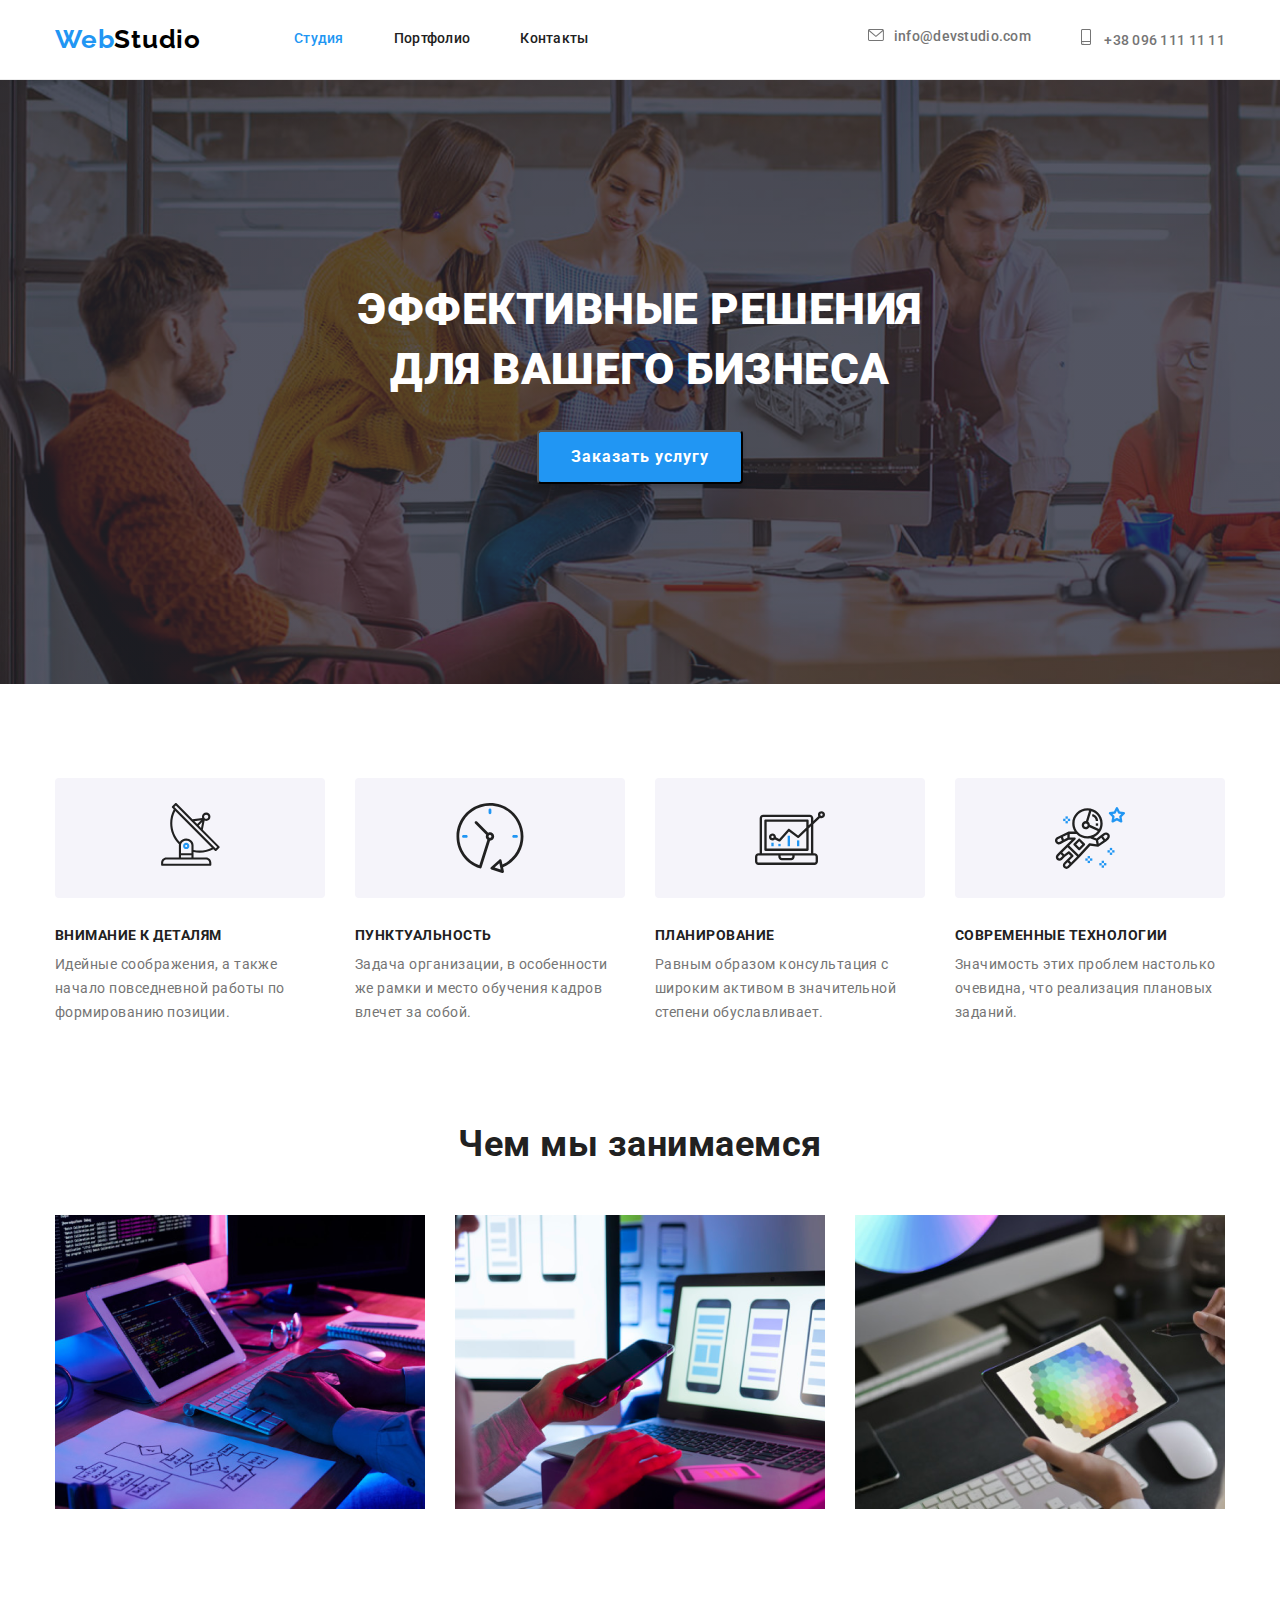
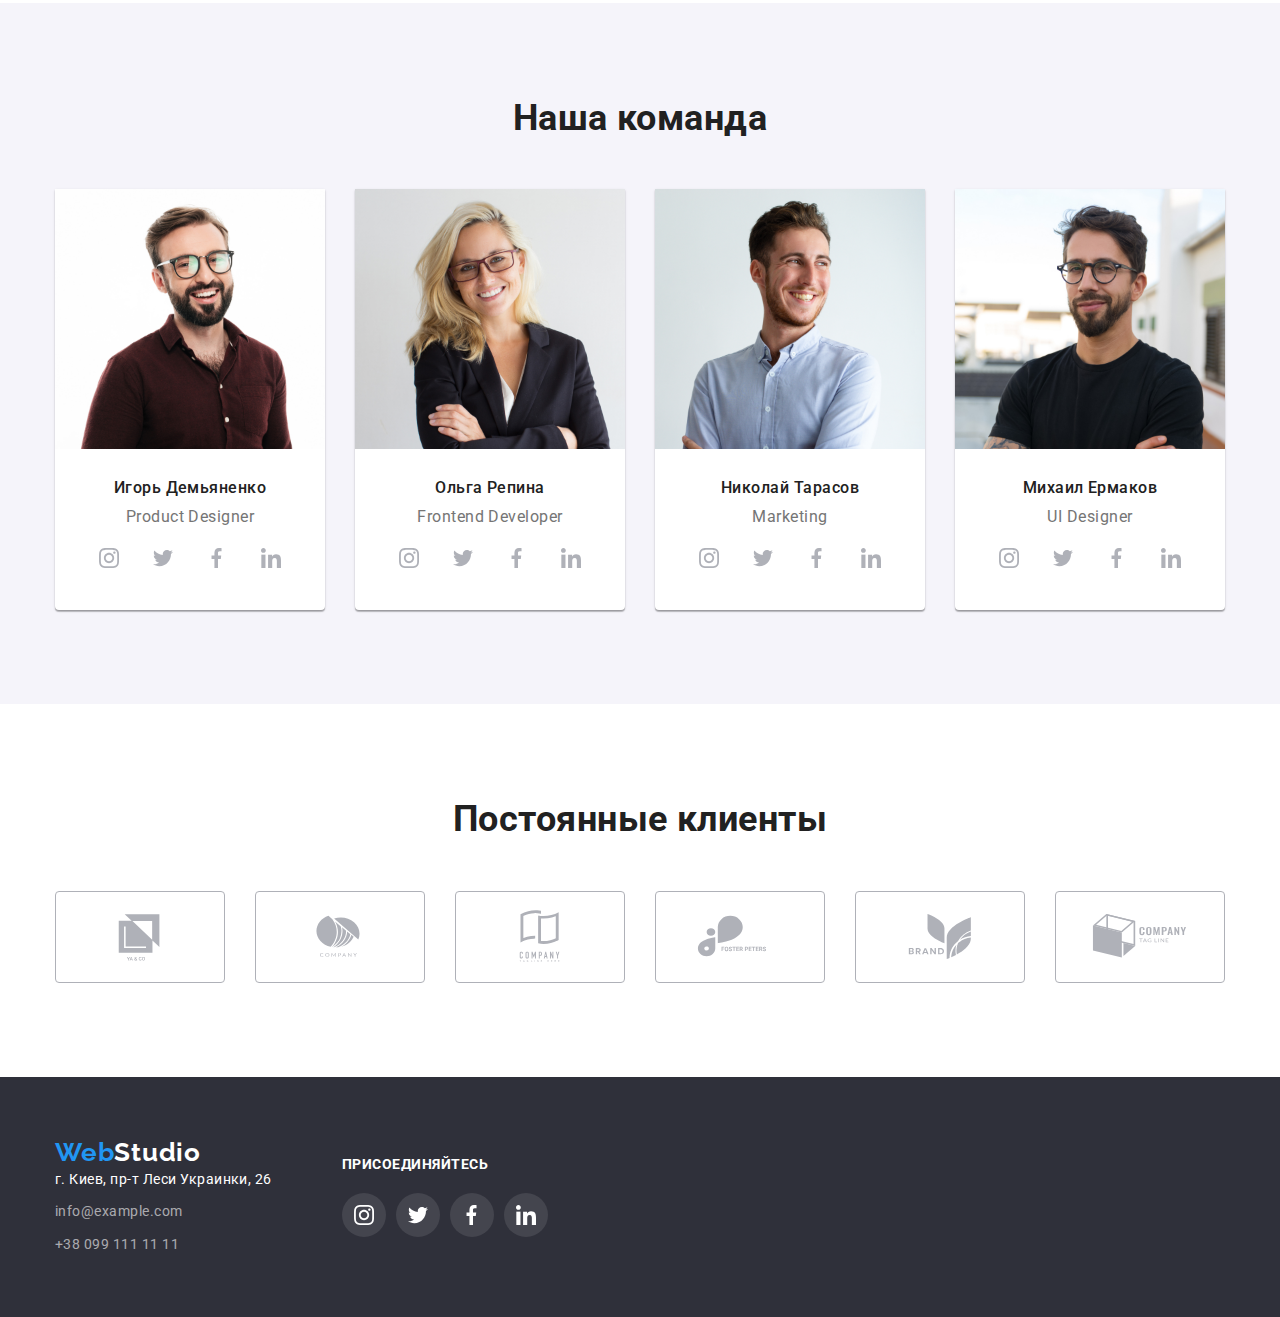
<file: index.html>
<!DOCTYPE html>
<html lang="ru">

<head>
    <meta charset="UTF-8" />
    <meta http-equiv="X-UA-Compatible" content="IE=edge" />
    <meta name="viewport" content="width=device-width, initial-scale=1.0" />
    <title>Главная</title>
    <link rel="preconnect" href="https://fonts.gstatic.com" />
    <link
        href="https://fonts.googleapis.com/css2?family=Raleway:wght@700&family=Roboto:wght@400;500;700;900&display=swap"
        rel="stylesheet" />
    <link rel="stylesheet"
        href="https://cdnjs.cloudflare.com/ajax/libs/modern-normalize/1.0.0/modern-normalize.min.css" />
    <link rel="stylesheet" href="css/styles.css" />
</head>

<body>
    <!--Шапка-->
    <header class="header">
        <div class="container nav">
            <nav class="site-nav">
                <a class="logo tekst-decor" href="index.html">
                    <span class="logo Web">Web</span>Studio
                </a>
                <ul class="nav-list">
                    <li class="item"><a class="nav-link current" href="./index.html">Студия</a></li>
                    <li class="item"><a class="nav-link" href="./portfolio.html">Портфолио</a></li>
                    <li class="item"><a class="nav-link" href="">Контакты</a></li>
                </ul>
            </nav>
            <ul class="header-contacts">
                <li class="item">
                    <a class="contacts-link" href="mailto:info@devstudio.com" lang="en"><svg class="contacts-icon" width="16" height="12">
                        <use href="./imj/symbol-defs.svg#icon-envelope"></use>
                    </svg>info@devstudio.com</a>
                </li>
                <li class="item">
                    <a class="contacts-link" href="tel:+380961111111"><svg class="contacts-icon" width="10" height="16">
                        <use href="./imj/symbol-defs.svg#icon-smartphone"></use>
              </svg>
                    </svg>+38 096 111 11 11</a>
                </li>
            </ul>
        </div>
    </header>
    <!--Уникальный контент-->
    <main>
        <!--Герой-->
        <section class="hero">
            <h1 class="hero-title">
                Эффективные решения<br />
                для вашего бизнеса
            </h1>
            <button class="button" type="button">Заказать услугу</button>
        </section>
        <!--Особенности-->
        <section class="section features-section">
            <div class="container">
                <h2 class="visually-hidden">Особенности</h2>
                <ul class="features-list">
                    <li class="item">
                        <div class="feature">
                            <svg class="antenna" width="70" height="70">
                                <use href="./imj/icon.svg#icon-antenna-1"></use>
                            </svg>
                        </div>
                        <h3 class="features-header">Внимание к деталям</h3>
                        <p class="features-text">
                            Идейные соображения, а также начало повседневной работы по формированию позиции.
                        </p>
                    </li>
                    <li class="item">
                        <div class="feature">
                            <svg width="70" height="70">
                                <use href="./imj/icon.svg#icon-clock-1"></use>
                            </svg>
                        </div>
                        <h3 class="features-header">Пунктуальность</h3>
                        <p class="features-text">
                            Задача организации, в особенности же рамки и место обучения кадров влечет за собой.
                        </p>
                    </li>
                    <li class="item">
                        <div class="feature">
                            <svg width="70" height="70">
                                <use href="./imj/icon.svg#icon-diagram-1"></use>
                            </svg>
                        </div>
                        <h3 class="features-header">Планирование</h3>
                        <p class="features-text">
                            Равным образом консультация с широким активом в значительной степени обуславливает.
                        </p>
                    </li>
                    <li class="item">
                        <div class="feature">
                            <svg width="70" height="70">
                                <use href="./imj/icon.svg#icon-astronaut-1"></use>
                            </svg>
                        </div>
                        <h3 class="features-header">Современные технологии</h3>
                        <p class="features-text">
                            Значимость этих проблем настолько очевидна, что реализация плановых заданий.
                        </p>
                    </li>
                </ul>
            </div>
        </section>
        <!--Чем мы занимаемся-->
        <section class="section occupations-section">
            <div class="container">
                <h2 class="occupations-header">Чем мы занимаемся</h2>
                <ul class="occupations-list">
                    <li class="item">
                    <img src="./imj/sprawa/img.png" alt="Разработчик набирает код" width="370" height="294" />
                </li>
                <li class="item">
                    <img src="./imj/sprawa/img-1.png" alt="Разработка приложения" width="370" height="294" />
                </li>
                <li class="item">
                    <img src="./imj/sprawa/img-2.png" alt="Дизайнер с планшетом" width="370" height="294" />
                </li>
            </ul>
        </section>
        <!--Наша команда-->
    <section class="team section">
        <div class="container">
            <h2 class="team-header">Наша команда</h2>
            <ul class="team-list">
                <li class="item">
                    <img src="./imj/pipol/img1.jpg" alt="Игорь Демьяненко" width="270" height="260" />
                    <div class="card-thumb">
                        <h3 class="team-member">Игорь Демьяненко</h3>
                        <p class="member-post" lang="en">Product Designer</p>
                        <ul class="social-list">
                            <li class="social-item">
                                <a class="social-link" href="">
                                    <svg width="20" height="20">
                                        <use href="./imj/social.svg#icon-instagram-2-1"></use>
                                    </svg>
                                </a>
                            </li>
                            <li class="social-item">
                                <a class="social-link" href="">
                                    <svg width="20" height="20">
                                        <use href="./imj/symbol-defs.svg#icon-twitter"></use>
                                    </svg>
                                </a>
                            </li>
                            <li class="social-item">
                                <a class="social-link" href="">
                                    <svg width="20" height="20">
                                        <use href="./imj/social.svg#icon-Vector-1"></use>
                                    </svg>
                                </a>
                            </li>
                            <li class="social-item">
                                <a class="social-link" href="">
                                    <svg width="20" height="20">
                                        <use href="./imj/social.svg#icon-linkedin-1-1"></use>
                                    </svg>
                                </a>
                            </li>
                        </ul>
                    </div>
                </li>
    
                <li class="item">
                    <img src="./imj/pipol/img(1).jpg" alt="Ольга Репина" width="270" height="260" />
                    <div class="card-thumb">
                        <h3 class="team-member">Ольга Репина</h3>
                        <p class="member-post" lang="en">Frontend Developer</p>
                        <ul class="social-list">
                            <li class="social-item">
                                <a class="social-link" href="">
                                    <svg width="20" height="20">
                                        <use href="./imj/social.svg#icon-instagram-2-1"></use>
                                    </svg>
                                </a>
                            </li>
                            <li class="social-item">
                                <a class="social-link" href="">
                                    <svg width="20" height="20">
                                        <use href="./imj/symbol-defs.svg#icon-twitter"></use>
                                    </svg>
                                </a>
                            </li>
                            <li class="social-item">
                                <a class="social-link" href="">
                                    <svg width="20" height="20">
                                        <use href="./imj/social.svg#icon-Vector-1"></use>
                                    </svg>
                                </a>
                            </li>
                            <li class="social-item">
                                <a class="social-link" href="">
                                    <svg width="20" height="20">
                                        <use href="./imj/social.svg#icon-linkedin-1-1"></use>
                                    </svg>
                                </a>
                            </li>
                        </ul>
                    </div>
                </li>
    
                <li class="item">
                    <img src="./imj/pipol/img(2).jpg" alt="Николай Тарасов" width="270" height="260" />
                    <div class="card-thumb">
                        <h3 class="team-member">Николай Тарасов</h3>
                        <p class="member-post" lang="en">Marketing</p>
                        <ul class="social-list">
                            <li class="social-item">
                                <a class="social-link" href="">
                                    <svg width="20" height="20">
                                        <use href="./imj/social.svg#icon-instagram-2-1"></use>
                                    </svg>
                                </a>
                            </li>
                            <li class="social-item">
                                <a class="social-link" href="">
                                    <svg width="20" height="20">
                                        <use href="./imj/symbol-defs.svg#icon-twitter"></use>
                                    </svg>
                                </a>
                            </li>
                            <li class="social-item">
                                <a class="social-link" href="">
                                    <svg width="20" height="20">
                                        <use href="./imj/social.svg#icon-Vector-1"></use>
                                    </svg>
                                </a>
                            </li>
                            <li class="social-item">
                                <a class="social-link" href="">
                                    <svg width="20" height="20">
                                        <use href="./imj/social.svg#icon-linkedin-1-1"></use>
                                    </svg>
                                </a>
                            </li>
                        </ul>
                    </div>
                </li>
    
                <li class="item">
                    <img src="./imj/pipol/img(3).jpg" alt="Михаил Ермаков" width="270" height="260" />
                    <div class="card-thumb">
                        <h3 class="team-member">Михаил Ермаков</h3>
                        <p class="member-post" lang="en">UI Designer</p>
                        <ul class="social-list">
                            <li class="social-item">
                                <a class="social-link" href="">
                                    <svg width="20" height="20">
                                        <use href="./imj/social.svg#icon-instagram-2-1"></use>
                                    </svg>
                                </a>
                            </li>
                            <li class="social-item">
                                <a class="social-link" href="">
                                    <svg width="20" height="20">
                                        <use href="./imj/symbol-defs.svg#icon-twitter"></use>
                                    </svg>
                                </a>
                            </li>
                            <li class="social-item">
                                <a class="social-link" href="">
                                    <svg width="20" height="20">
                                        <use href="./imj/social.svg#icon-Vector-1"></use>
                                    </svg>
                                </a>
                            </li>
                            <li class="social-item">
                                <a class="social-link" href="">
                                    <svg width="20" height="20">
                                        <use href="./imj/social.svg#icon-linkedin-1-1"></use>
                                    </svg>
                                </a>
                            </li>
                        </ul>
                    </div>
                </li>
            </ul>
        </div>
    </section>
    <!-- Постоянные клиенты -->
    <section class="clients section">
        <div class="container">
            <h2 class="clients-header">Постоянные клиенты</h2>
            <ul class="clients-list">
                <li class="clients-item">
                    <a class="clients-link" href="">
                        <svg width="106" height="60">
                            <use href="./imj/symbol-defs.svg#icon-ya-do"></use>
                        </svg>
                    </a>
                </li>
    
                <li class="clients-item">
                    <a class="clients-link" href="">
                        <svg width="106" height="60">
                            <use href="./imj/symbol-defs.svg#icon-comp"></use>
                        </svg>
                    </a>
                </li>
    
                <li class="clients-item">
                    <a class="clients-link" href="">
                        <svg width="106" height="60">
                            <use href="./imj/symbol-defs.svg#Logo-1"></use>
                        </svg>
                    </a>
                </li>
    
                <li class="clients-item">
                    <a class="clients-link" href="">
                        <svg width="106" height="60">
                            <use href="./imj/symbol-defs.svg#icon-foster"></use>
                        </svg>
                    </a>
                </li>
    
                <li class="clients-item">
                    <a class="clients-link" href="">
                        <svg width="106" height="60">
                            <use href="./imj/symbol-defs.svg#icon-brand"></use>
                        </svg>
                    </a>
                </li>
    
                <li class="clients-item">
                    <a class="clients-link" href="">
                        <svg width="106" height="60">
                            <use href="./imj/symbol-defs.svg#icon-teg-line-comp"></use>
                        </svg>
                    </a>
                </li>
            </ul>
        </div>
    </section>
    </main>
    <!--Футер-->
<footer class="footer">
    <div class="footer-container container">
        <div class="footer-address-container">
        <a class="logo tekst-decor" href="index.html">
            <span class="logo Web">Web</span><span class="studio-futer logo tekst-decor">Studio</span>
        </a>
            <address class="address">
                <ul class="footer-list">
                    <li class="item">
                        <a class="map" href="https://goo.gl/maps/ndfTdwWSWEVe3gq89" rel="nofollow norefferer noopener"
                            target="_blank">г. Киев, пр-т Леси Украинки, 26</a>
                    </li>
                    <li class="item" lang="en">
                        <a class="link" href="mailto:info@example.com">info@example.com</a>
                    </li>
                    <li class="item"><a class="link" href="tel:+380991111111">+38 099 111 11 11</a></li>
                </ul>
            </address>
        </div>
    <div class="footer-social-container">
        <h2 class="footer-social-header">присоединяйтесь</h2>
        <ul class="footer-social-list">
            <li class="footer-social-item">
                <a class="footer-social-link" href="">
                    <svg width="20" height="20">
                        <use href="./imj/social.svg#icon-instagram-2-1"></use>
                    </svg>
                </a>
            </li>
    
            <li class="footer-social-item">
                <a class="footer-social-link" href="">
                    <svg width="20" height="20">
                        <use href="./imj/symbol-defs.svg#icon-twitter"></use>
                    </svg>
                </a>
            </li>
    
            <li class="footer-social-item">
                <a class="footer-social-link" href="">
                    <svg width="20" height="20">
                        <use href="./imj/social.svg#icon-Vector-1"></use>
                    </svg>
                </a>
            </li>
    
            <li class="footer-social-item">
                <a class="footer-social-link" href="">
                    <svg width="20" height="20">
                        <use href="./imj/social.svg#icon-linkedin-1-1"></use>
                    </svg>
                </a>
            </li>
        </ul>
    </div>
</footer>
</body>

</html>
</file>
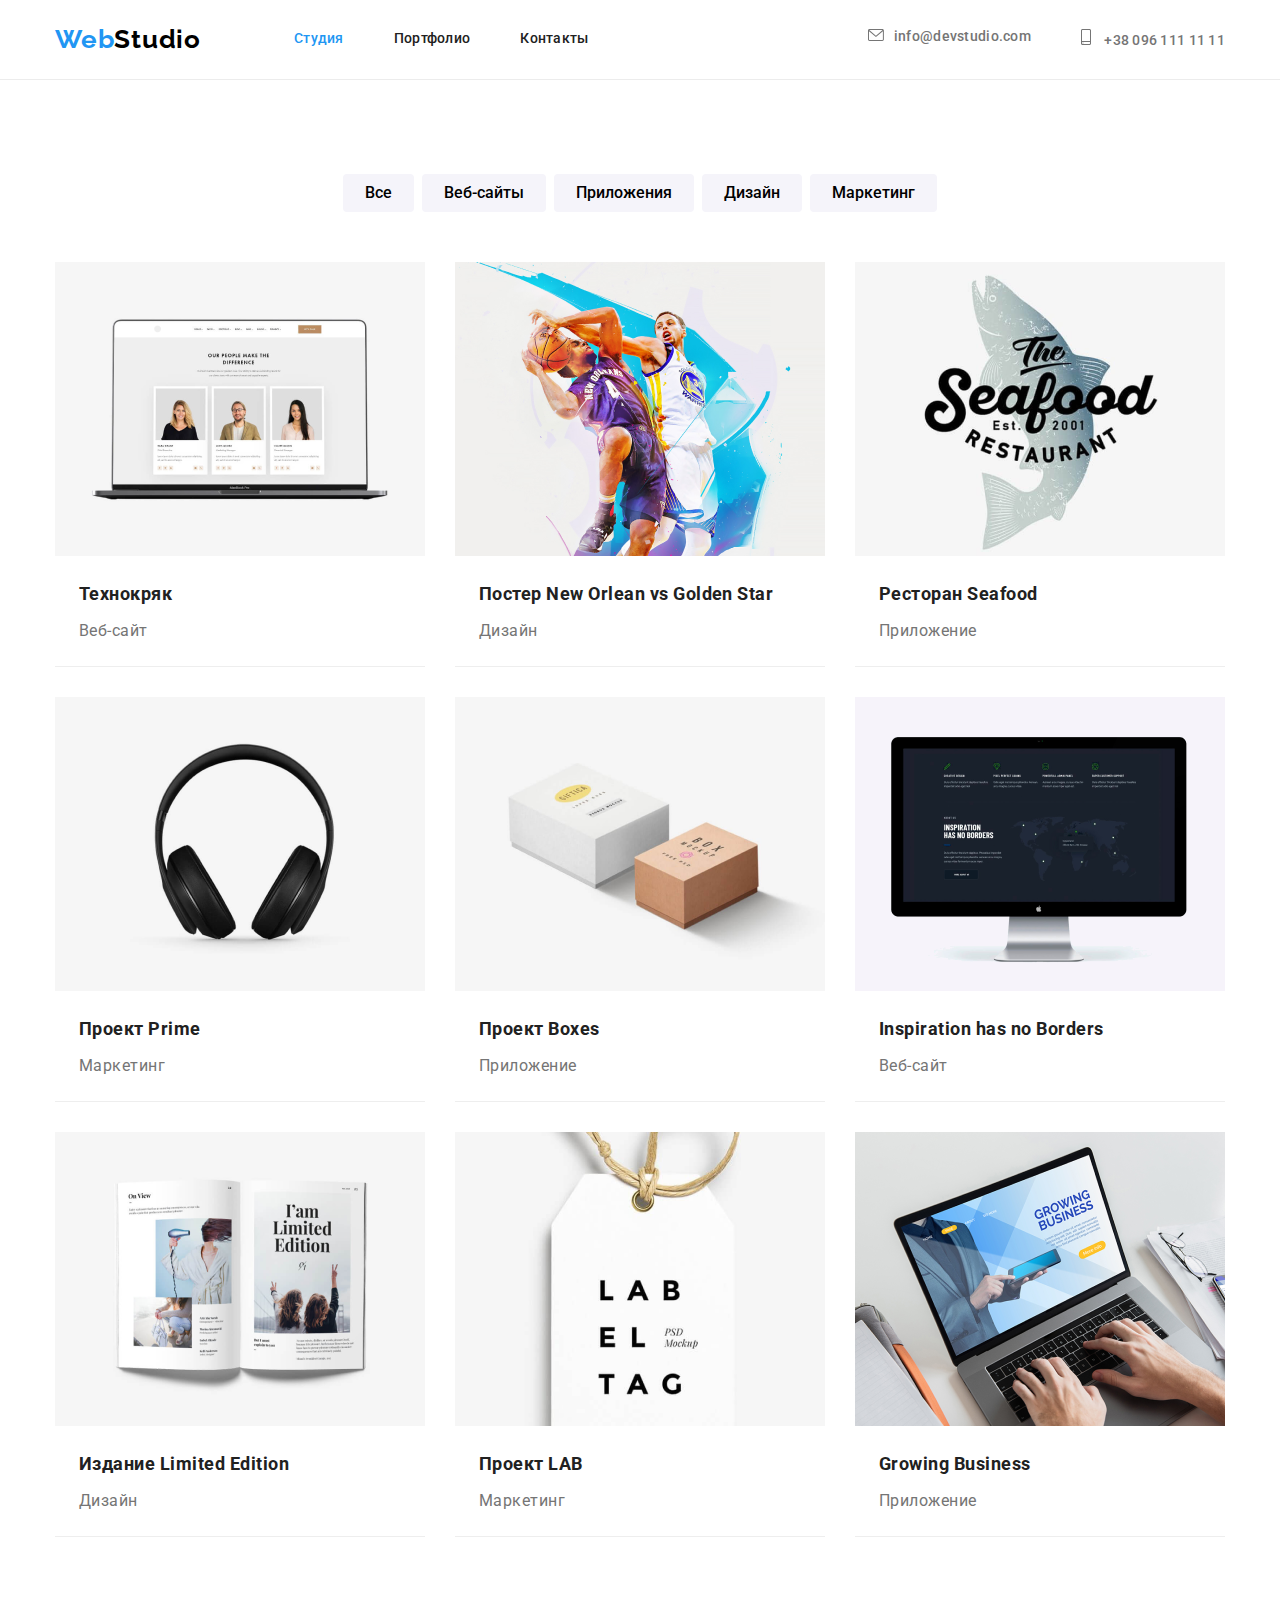
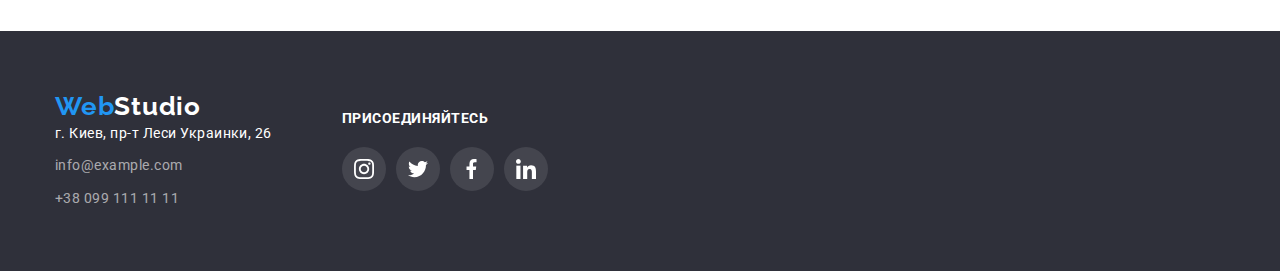
<file: portfolio.html>
<!DOCTYPE html>
<html lang="ru">
  <head>
    <meta charset="UTF-8" />
    <meta http-equiv="X-UA-Compatible" content="IE=edge" />
    <meta name="viewport" content="width=device-width, initial-scale=1.0" />
    <title>Портфолио</title>
    <link rel="preconnect" href="https://fonts.gstatic.com" />
    <link
      href="https://fonts.googleapis.com/css2?family=Raleway:wght@700&family=Roboto:wght@400;500;700;900&display=swap"
      rel="stylesheet"
    />
    <link
      rel="stylesheet"
      href="https://cdnjs.cloudflare.com/ajax/libs/modern-normalize/1.0.0/modern-normalize.min.css"
    />
    <link rel="stylesheet" href="css/styles.css" />
</head>
<!--Шапка-->
<header class="header">
    <div class="container nav">
        <nav class="site-nav">
            <a class="logo tekst-decor" href="index.html">
                <span class="logo Web">Web</span>Studio
            </a>
            <ul class="nav-list">
                <li class="item"><a class="nav-link current" href="./index.html">Студия</a></li>
                <li class="item"><a class="nav-link" href="./portfolio.html">Портфолио</a></li>
                <li class="item"><a class="nav-link" href="">Контакты</a></li>
            </ul>
        </nav>
        <ul class="header-contacts">
            <li class="item">
                <a class="contacts-link" href="mailto:info@devstudio.com" lang="en"><svg class="contacts-icon"
                        width="16" height="12">
                        <use href="./imj/symbol-defs.svg#icon-envelope"></use>
                    </svg>info@devstudio.com</a>
            </li>
            <li class="item">
                <a class="contacts-link" href="tel:+380961111111"><svg class="contacts-icon" width="10" height="16">
                        <use href="./imj/symbol-defs.svg#icon-smartphone"></use>
                    </svg>
                    </svg>+38 096 111 11 11</a>
            </li>
        </ul>
    </div>
</header>
    <!--Уникальный контент-->
    <main>
        <!--Галерея-->
        <section class="portfolio section">
            <div class="container">
                <h1 class="visually-hidden">Наши работы</h1>
                <ul class="filter-list">
                    <li class="item"><button class="filter-item" type="button">Все</button></li>
                    <li class="item"><button class="filter-item" type="button">Веб-сайты</button></li>
                    <li class="item"><button class="filter-item" type="button">Приложения</button></li>
                    <li class="item"><button class="filter-item" type="button">Дизайн</button></li>
                    <li class="item"><button class="filter-item" type="button">Маркетинг</button></li>
                </ul>
                <ul class="portfolio-list">
                    <li class="portfolio-item">
                    <img src="./imj/produkt/tehnokrai-img.png" alt="Открытый лептоп" width="370" height="294" />
                    <div class="card-thumb">
                        <h2 class="item-header">Технокряк</h2>
                        <p class="item-text">Веб-сайт</p>
                    </div>
                    </li>
                <li class="portfolio-item">
                    <img src="./imj/produkt/poster-imj.png" alt="Баскетболисты" width="370" height="294" />
                    <div class="card-thumb">
                    <h2 class="item-header" lang="en">Постер New Orlean vs Golden Star</h2>
                    <p class="item-text">Дизайн</p>
                </div>
                </li>
                
                <li class="portfolio-item">
                    <img src="./imj/produkt/logo-restoran-imj.png" alt="Лого ресторана" width="370" height="294" />
                    <div class="card-thumb">
                    <h2 class="item-header">Ресторан <span lang="en">Seafood</span></h2>
                    <p class="item-text">Приложение</p>
                </div>
                </li>
                <li class="portfolio-item">
                    <img src="./imj/produkt/disin-naushnikov-imj.png" alt="Наушники" width="370" height="294" />
                    <div class="card-thumb">
                    <h2 class="item-header">Проект <span lang="en">Prime</span></h2>
                    <p class="item-text">Маркетинг</p>
                    </div>
                </li>
                <li class="portfolio-item">
                    <img src="./imj/produkt/bokses-img.png" alt="Коробки" width="370" height="294" />
                <div class="card-thumb">
                 <h2 class="item-header">Проект <span lang="en">Boxes</span></h2>
                    <p class="item-text">Приложение</p>
                </div>
                </li>
                <li class="portfolio-item">
                    <img src="./imj/produkt/veb-sait-img.png" alt="Монитор" width="370" height="294" />
                <div class="card-thumb">
                    <h2 class="item-header" lang="en">Inspiration has no Borders</h2>
                    <p class="item-text">Веб-сайт</p>
                </div>
                </li>
                <li class="portfolio-item">
                    <img src="./imj/produkt/limited-edition-img.png" alt="Книга" width="370" height="294" />
                    <div class="card-thumb"><h2 class="item-header">Издание <span lang="en">Limited Edition</span></h2>
                    <p class="item-text">Дизайн</p></div>
                </li>
                <li class="portfolio-item">
                    <img src="./imj/produkt/lab-img.png" alt="Ярлык" width="370" height="294" />
                <div class="card-thumb"> <h2 class="item-header">Проект <span lang="en">LAB</span></h2>
                    <p class="item-text">Маркетинг</p></div>
                </li>
                <li class="portfolio-item">
                    <img src="./imj/produkt/groving-bisnes-img.png" alt="Человек работает за лептопом" width="370"
                        height="294" />
                        <div class="card-thumb">
                    <h2 class="item-header" lang="en">Growing Business</h2>
                    <p class="item-text">Приложение</p></div>
                </li>
            </ul>
        </section>
    </main>
    <!--Футер-->
<footer class="footer">
    <div class="footer-container container">
        <div class="footer-address-container">
            <a class="logo tekst-decor" href="index.html">
                <span class="logo Web">Web</span><span class="studio-futer logo tekst-decor">Studio</span>
            </a>
            <address class="address">
                <ul class="footer-list">
                    <li class="item">
                        <a class="map" href="https://goo.gl/maps/ndfTdwWSWEVe3gq89" rel="nofollow norefferer noopener"
                            target="_blank">г. Киев, пр-т Леси Украинки, 26</a>
                    </li>
                    <li class="item" lang="en">
                        <a class="link" href="mailto:info@example.com">info@example.com</a>
                    </li>
                    <li class="item"><a class="link" href="tel:+380991111111">+38 099 111 11 11</a></li>
                </ul>
            </address>
        </div>
        <div class="footer-social-container">
            <h2 class="footer-social-header">присоединяйтесь</h2>
            <ul class="footer-social-list">
                <li class="footer-social-item">
                    <a class="footer-social-link" href="">
                        <svg width="20" height="20">
                            <use href="./imj/social.svg#icon-instagram-2-1"></use>
                        </svg>
                    </a>
                </li>

                <li class="footer-social-item">
                    <a class="footer-social-link" href="">
                        <svg width="20" height="20">
                            <use href="./imj/symbol-defs.svg#icon-twitter"></use>
                        </svg>
                    </a>
                </li>

                <li class="footer-social-item">
                    <a class="footer-social-link" href="">
                        <svg width="20" height="20">
                            <use href="./imj/social.svg#icon-Vector-1"></use>
                        </svg>
                    </a>
                </li>

                <li class="footer-social-item">
                    <a class="footer-social-link" href="">
                        <svg width="20" height="20">
                            <use href="./imj/social.svg#icon-linkedin-1-1"></use>
                        </svg>
                    </a>
                </li>
            </ul>
        </div>
</footer>
</body>

</html>
</file>
<file: css/styles.css>
:root {
  --primary-text-color: #212121;
  --secondary-text-color: #757575;
  --primary-background-color: #ffffff;
  --secondary-background-color: #f5f4fa;
  --primary-accent-color: #2196f3;
  --footer-contacts-color: rgba(255, 255, 255, 0.6);
  --footer-backgroung-color: #2f303a;
  --hero-button-hover-color: #188ce8;
  --portfolio-cards-border-color: #eeeeee;
  --logo-secondary-color: #000000;
  --header-line-color: #afb1b8;
}
/* ================ Сбросы ================ */
h1,
h2,
h3,
h4,
h5,
h6,
p,
ul {
  margin: 0;
}
img {
  display: block;
  max-width: 100%;
  height: auto;
}
/* ================ Общие стили ================ */
.logo {
  font-family: Raleway;
  font-style: normal;
  font-weight: bold;
  font-size: 26px;
  line-height: 1.19;
  letter-spacing: 0.03em;
  display: inline;
  color: #000;
  text-decoration: none;
}
.Web {
  color: #2196f3;
}
.container {
  width: 1200px;
  padding-left: 15px;
  padding-right: 15px;
  margin-right: auto;
  margin-left: auto;
  box-sizing: border-box;
}
.section {
  padding-top: 94px;
  padding-bottom: 94px;
}
body {
  font-family: "Roboto", "Raleway", sans-serif;
  font-style: normal;
  /* background-color: var(--primary-background-color);
 */
  background-color: #ffffff;
  color:/* var(--primary-text-color)*/ #212121;
  letter-spacing: 0.03em;
}
.visually-hidden {
  position: absolute;
  width: 1px;
  height: 1px;
  margin: -1px;
  border: 0;
  padding: 0;

  white-space: nowrap;
  clip-path: inset(100%);
  clip: rect(0 0 0 0);
  overflow: hidden;
}
/* ========================= Хедер ========================= */
.header {
  max-width: 1600px;
  margin-left: auto;
  margin-right: auto;
  border-bottom: 1px solid #ececec;
}
.nav {
  display: flex;
  align-items: center;
  padding-top: 24px;
  padding-bottom: 24px;
}
.site-nav {
  display: flex;
}
.nav-list {
  font-weight: 500;
  font-size: 14px;
  line-height: 1.14;
  list-style: none;
  letter-spacing: 0.02em;
  display: flex;
  align-items: center;
  padding-left: 0;
  margin-left: 93px;
}
.nav-list .item + .item {
  margin-left: 50px;
}

.nav-link {
  text-decoration: none;
  color: inherit;
}
.nav-link:hover,
.nav-link:focus {
  color: #2196f3;
}
.nav-link.current {
  color: #2196f3;
}
.header-contacts {
  font-weight: 500;
  font-size: 14px;
  line-height: 1.14;
  list-style: none;
  letter-spacing: 0.02em;
  display: flex;
  margin-left: auto;
  padding-left: 0;
}
.header-contacts .item + .item {
  margin-left: 50px;
}
.contacts-link {
  text-decoration: none;
  color: #757575;
}
.contacts-link:hover,
.contacts-link:focus {
  color: #2196f3;
}
.contacts-icon {
  fill: currentColor;
  margin-right: 10px;
}
/* ========================= Конец Хедера ========================= */

/* ========================= ГЛАВНАЯ СТРАНИЦА ========================= */

/* ========================= Герой ========================= */
.hero {
  text-align: center;
  background-color: #2f303a;
  background-image: linear-gradient(
      to right,
      rgba(47, 48, 58, 0.58),
      rgba(47, 48, 58, 0.58)
    ),
    url(/imj/bakgraund-img/bakimg.jpg);
  color: #ffffff;
  max-width: 1600px;
  margin-left: auto;
  margin-right: auto;
  padding-top: 200px;
  padding-bottom: 200px;
  background-size: cover;
}
.hero-title {
  font-weight: 900;
  font-size: 44px;
  line-height: 1.36;
  text-transform: uppercase;
  margin-bottom: 30px;
}
.button {
  font-weight: 700;
  font-size: 16px;
  line-height: 1.87;
  color: #ffffff;
  background-color: #2196f3;
  cursor: pointer;
  padding: 10px 32px;
  letter-spacing: 0.06em;
  box-shadow: 0px 4px 4px rgba(0, 0, 0, 0.15);
  border-radius: 4px;
}
.button:hover,
.button:focus {
  background-color: #188ce8;
}
/* ========================= Конец Героя ========================= */
/* ========================= Особенности ========================= */
.feature {
  background-color: #f5f4fa;
  width: 270px;
  height: 120px;
  display: flex;
  justify-content: center;
  align-items: center;
  margin-bottom: 30px;
  border-radius: 4px;
}
.features-section {
  padding-bottom: 47px;
}
.features-list {
  list-style: none;
  padding-left: 0;
  display: flex;
}
.features-list > .item {
  min-width: 270px;
  min-height: 251px;
  flex-basis: calc((100% - 120px) / 4);
}
.features-list > .item:not(:last-child) {
  margin-right: 30px;
}
.features-header {
  font-size: 14px;
  line-height: 1.14;
  text-transform: uppercase;
  margin-bottom: 10px;
}
.features-text {
  font-size: 14px;
  line-height: 1.71;
  color: #757575;
}
/* ========================= Конец Оссобенностей ========================= */
/* ========================= Чем мы занимаемся ========================= */
.occupations-section {
  padding-top: 47px;
}
.occupations-header {
  font-size: 36px;
  line-height: 1.17;
  text-align: center;
  margin-bottom: 50px;
}
.occupations-list {
  list-style: none;
  display: flex;
  padding-left: 0;
}
.occupations-list .item + .item {
  margin-left: 30px;
}
/* ========================= Конец Чем мы занимаемся ========================= */
/* ========================= Наша команда ========================= */
.team {
  background-color: #f5f4fa;
}
.team-header {
  font-size: 36px;
  line-height: 1.17;
  text-align: center;
  margin-bottom: 50px;
}
.team-list {
  list-style: none;
  display: flex;
  padding-left: 0;
}
.team-list > .item {
  background-color: #ffffff;
  box-shadow: 0px 1px 3px rgba(0, 0, 0, 0.12), 0px 1px 1px rgba(0, 0, 0, 0.14),
    0px 2px 1px rgba(0, 0, 0, 0.2);
  border-radius: 0px 0px 4px 4px;
}
.team-list .item + .item {
  margin-left: 30px;
}
.team-member {
  font-weight: 500;
  font-size: 16px;
  line-height: 1.18;
  text-align: center;
  margin-bottom: 10px;
}
.member-post {
  font-weight: 400;
  font-size: 16px;
  line-height: 1.18;
  color: #757575;
  text-align: center;
  margin-bottom: 10px;
}
.social-list {
  list-style: none;
  display: flex;
  padding: 0;
  justify-content: center;
}
.social-item:not(:last-child) {
  margin-right: 10px;
}
.social-link {
  width: 44px;
  height: 44px;
  display: flex;
  justify-content: center;
  align-items: center;
  border-radius: 50%;
  fill: #afb1b8;
}
.social-link:hover,
.social-link:focus {
  background-color: #2196f3;
  fill: #ffffff;
}
.team-list .card-thumb {
  padding-top: 30px;
  padding-bottom: 30px;
}
/* ========================= Конец Наша команда ========================= */
/* ===================== Начало Постоянные клиенты ===================== */
.clients-header {
  font-size: 36px;
  line-height: 1.17;
  text-align: center;
  margin-bottom: 50px;
}
.clients-list {
  list-style: none;
  display: flex;
  padding: 0;
}
.clients-item:not(:last-child) {
  margin-right: 30px;
}
.clients-link {
  width: 170px;
  height: 92px;
  display: flex;
  justify-content: center;
  align-items: center;
  fill: #afb1b8;
  border: 1px solid #afb1b8;
  border-radius: 4px;
}
.clients-link:hover,
.clients-link:focus {
  fill: #2196f3;
  border: 1px solid #2196f3;
}
/* ===================== Начало Постоянные клиенты ===================== */

/*========================= ПОРТФОЛИО =========================*/

/* ========================= Фильтр ========================= */
.filter-list {
  list-style: none;
  display: flex;
  padding-left: 0;
  margin-bottom: 50px;
  justify-content: center;
}
.filter-list > .item + .item {
  margin-left: 8px;
}
.filter-item {
  font-weight: 500;
  font-size: 16px;
  line-height: 1.62;
  background-color: #f5f4fa;
  padding: 6px 22px;
  border-radius: 4px;
  border: none;
}
.filter-item:hover,
.filter-item:focus {
  color: #ffffff;
  background-color: #2196f3;
  box-shadow: 0px 3px 1px rgba(0, 0, 0, 0.1), 0px 1px 2px rgba(0, 0, 0, 0.08),
    0px 2px 2px rgba(0, 0, 0, 0.12);
}
/* ========================= Конец Фильтр ========================= */
/* ========================= Галерея ========================= */
.portfolio-list {
  list-style: none;
  padding-left: 0;
  display: flex;
  flex-wrap: wrap;
  margin-top: -30px;
  margin-left: -30px;
}
.portfolio-item {
  margin-top: 30px;
  margin-left: 30px;
  max-width: 370px;
}
.item-header {
  font-size: 18px;
  line-height: 2;
  margin-bottom: 4px;
}
.item-text {
  font-size: 16px;
  line-height: 1.87;
  color: #757575;
}
.portfolio-list .card-thumb {
  padding: 20px 24px;
  border-bottom: 1px solid #eeeeee;
}
/* ========================= Конец Галерея ========================= */
/* ========================= Футер ========================= */
.footer {
  background-color: #2f303a;
  max-width: 1600px;
  margin-right: auto;
  margin-left: auto;
  padding-top: 60px;
  padding-bottom: 60px;
  align-items: center;
}
.map {
  color: inherit;
  text-decoration: none;
}
.map:hover,
.map:focus {
  color: #2196f3;
}
.address {
  font-style: normal;
  font-size: 14px;
  line-height: 1.71;
  color: #ffffff;
}
.footer-studio {
  color: #ffffff;
}
.footer-list {
  list-style: none;
  padding-left: 0;
  /*margin-top: 20px;*/
}
.footer-list .item + .item {
  margin-top: 9px;
}
.address .link {
  text-decoration: none;
  color: rgba(255, 255, 255, 0.6);
}
.address .link:hover,
.address .link:focus {
  color: #2196f3;
}
.studio-futer {
  color: #ffffff;
}
.footer-social-container {
  width: 206px;
  height: 80px;
  left: 516px;
  top: 1703px;
}
.footer-container {
  display: flex;
  align-items: center;
}
.footer-address-container {
  margin-right: 70px;
}
.footer-social-header {
  color: #ffffff;
  text-transform: uppercase;
  font-size: 14px;
  line-height: 1.14;
  margin-bottom: 20px;
}
.footer-social-list {
  list-style: none;
  display: flex;
  padding-left: 0;
}
.footer-social-item:not(:last-child) {
  margin-right: 10px;
}
.footer-social-link {
  width: 44px;
  height: 44px;
  display: flex;
  justify-content: center;
  align-items: center;
  background-color: rgba(255, 255, 255, 0.1);
  border-radius: 50px;
  fill: #ffffff;
}
.footer-social-link:hover,
.footer-social-link:focus {
  fill: #ffffff;
  background-color: #2196f3;
}
/* ========================= Конец Футер ========================= */
</file>
